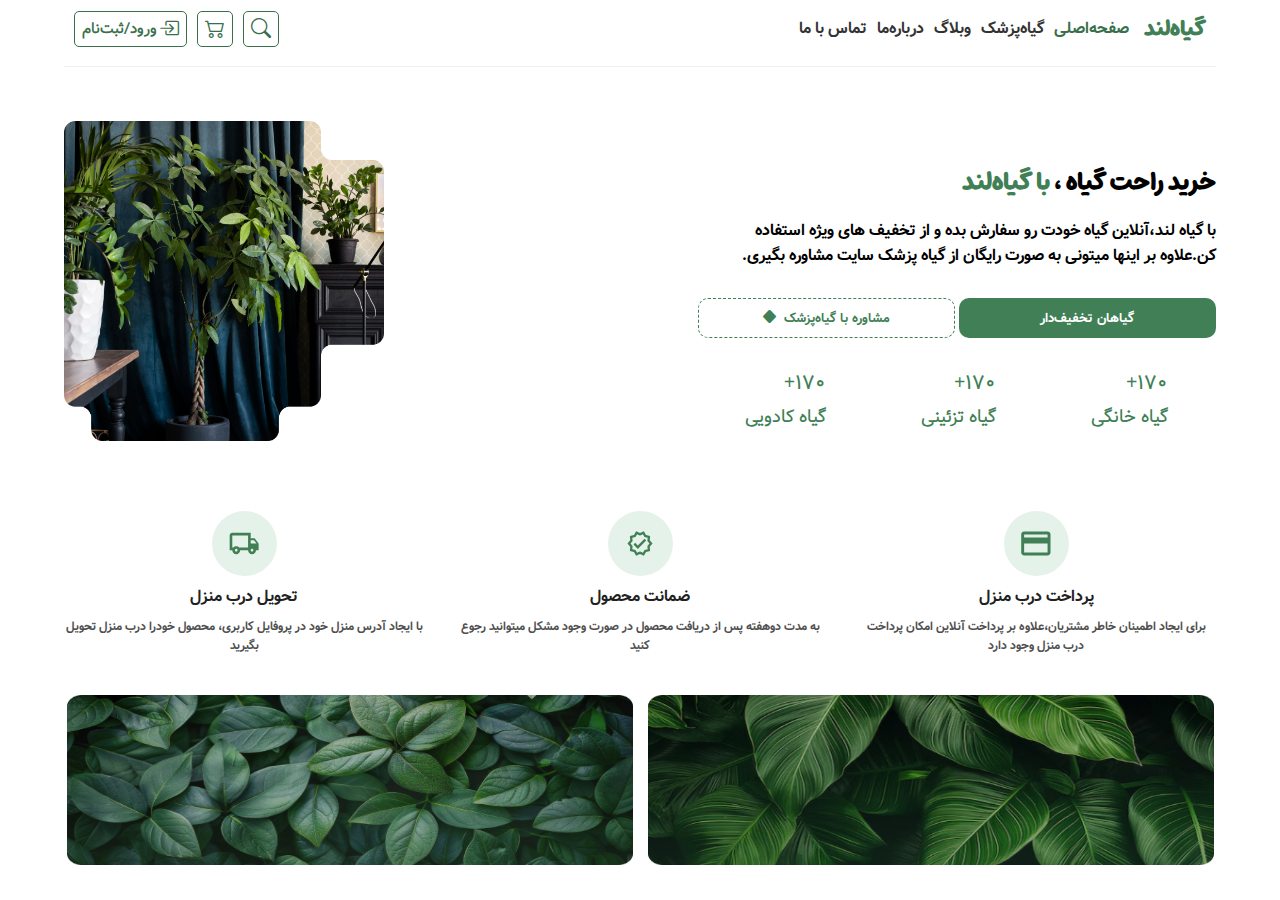
<file: index.html>
<!DOCTYPE html>
<html lang="fa" dir="rtl">
  <head>
    <meta charset="UTF-8" />
    <meta name="viewport" content="width=device-width, initial-scale=1.0" />
    <title>گیاه‌لند</title>
    <!-- css file -->
    <link rel="stylesheet" href="./style.css" />

    <!-- bootstrap icon -->
    <link
      rel="stylesheet"
      href="https://cdn.jsdelivr.net/npm/bootstrap-icons@1.11.3/font/bootstrap-icons.min.css"
    />
  </head>
  <body>
    <nav class="navbar">
      <article class="nav-right">
        <div class="nav-toggle">
          <div class="icon">
            <i class="bi bi-list"></i>
          </div>
          <h2>گیاه‌لند</h2>
        </div>

        <ul class="nav-lists">
          <li class="nav-list">
            <a href="#" class="active nav-link">صفحه‌اصلی</a>
          </li>
          <li class="nav-list"><a href="#" class="nav-link">گیاه‌پزشک</a></li>
          <li class="nav-list"><a href="#" class="nav-link">وبلاگ</a></li>
          <li class="nav-list"><a href="#" class="nav-link">درباره‌ما</a></li>
          <li class="nav-list"><a href="#" class="nav-link">تماس با ما</a></li>
        </ul>
      </article>
      <!--  -->
      <article class="nav-left">
        <button class="btn-nav seacrh-btn-nav">
          <i class="bi bi-search"></i>
        </button>
        <button class="btn-nav">
          <i class="bi bi-cart2"></i>
        </button>
        <button class="btn-nav">
          <i class="bi bi-box-arrow-in-right"></i>
          <strong> ورود/ثبت‌نام </strong>
        </button>
      </article>
      <!--  -->
      <article class="nav-search">
        <input type="search" name="search" placeholder="جستجوی‌گیاه" />
        <div class="search-input-nav">
          <i class="bi bi-search"></i>
        </div>
      </article>

      <div class="underline"></div>
    </nav>

    <main>
      <!-- header -->
      <header class="header">
        <div class="header-center">
          <article class="header-img">
            <img src="./img/header/Vector 1.png" alt="" />
          </article>
          <article class="header-info">
            <h1>خرید راحت گیاه ، <span>با گیاه‌لند</span></h1>
            <p>
              با گیاه لند،آنلاین گیاه خودت رو سفارش بده و از تخفیف های ویژه
              استفاده کن.علاوه بر اینها میتونی به صورت رایگان از گیاه پزشک سایت
              مشاوره بگیری.
            </p>
            <div class="header-btns">
              <a href="#" class="btn header-btn">گیاهان تخفیف‌دار</a>
              <a href="#" class="btn header-btn header-btn-secondary"
                >مشاوره با گیاه‌پزشک
                <span><i class="bi bi-diamond-fill"></i></span
              ></a>
            </div>
            <div class="current">
              <div class="current-text">
                <strong><span id="current1"></span>+</strong>
                <strong>گیاه خانگی</strong>
              </div>
              <div class="current-text">
                <strong><span id="current2"></span>+</strong>
                <strong>گیاه تزئینی</strong>
              </div>
              <div class="current-text">
                <strong><span id="current3"></span>+</strong>
                <strong>گیاه کادویی</strong>
              </div>
            </div>
          </article>
        </div>
      </header>
      <!-- services -->
      <section class="services">
        <div class="services-center">
          <article class="service-card">
            <div class="service-icon icon">
              <img src="./img/service/Vector3.svg" alt="" />
            </div>
            <div class="service-info">
              <strong>پرداخت درب منزل</strong>
              <p>
                برای ایجاد اطمینان خاطر مشتریان،علاوه بر پرداخت آنلاین امکان
                پرداخت درب منزل وجود دارد
              </p>
            </div>
          </article>
          <article class="service-card">
            <div class="service-icon icon">
              <img src="./img/service/Vector2.svg" alt="" />
            </div>
            <div class="service-info">
              <strong>ضمانت محصول</strong>
              <p>
                به مدت دوهفته پس از دریافت محصول در صورت وجود مشکل میتوانید رجوع
                کنید
              </p>
            </div>
          </article>
          <article class="service-card">
            <div class="service-icon icon">
              <img src="./img/service/Vector.svg" alt="" />
            </div>
            <div class="service-info">
              <strong>تحویل درب منزل</strong>
              <p>
                با ایجاد آدرس منزل خود در پروفایل کاربری، محصول خودرا درب منزل
                تحویل بگیرید
              </p>
            </div>
          </article>
        </div>
      </section>
      <!-- img -->
       <section class="images">
         <div class="image-center">
          <figure class="image-img">
            <img src="./img/image/Frame 144.png" alt="">
          </figure>
          <figure class="image-img">
            <img src="./img/image/Frame 142.png" alt="">
          </figure>
        </div>
       </section>
    </main>

    <script src="./js/script.js"></script>
  </body>
</html>
</file>
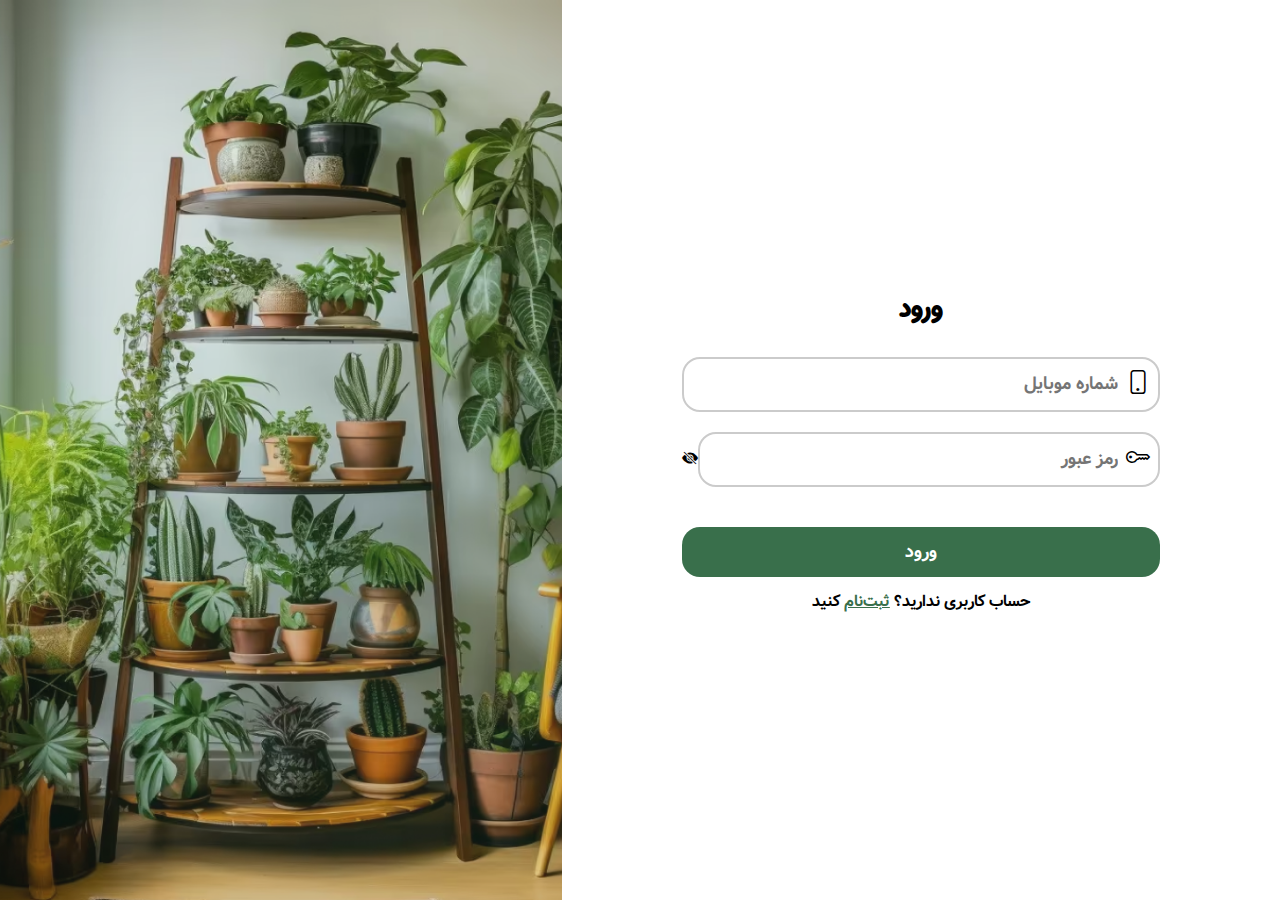
<file: login&signUp/login/index.html>
<!DOCTYPE html>
<html lang="fa" dir="rtl">
  <head>
    <meta charset="UTF-8" />
    <meta name="viewport" content="width=device-width, initial-scale=1.0" />
    <title>گیاه لند | صفحه ورود و ثبت نام</title>

    <!-- css file -->
    <link rel="stylesheet" href="./css/style.css" />

    <!-- bootstrap icon -->
    <link
      rel="stylesheet"
      href="https://cdn.jsdelivr.net/npm/bootstrap-icons@1.11.3/font/bootstrap-icons.min.css"
    />
  </head>
  <body>
    <main>
      <!-- navbar -->
      <nav class="navbar">
        <article class="nav-right">
          <div class="nav-toggle">
            <div class="icon">
              <i class="bi bi-list"></i>
            </div>
            <!-- این لینک متغیر خواهد بود -->
            <a href="/HTML/html-sandbox/project10-giahland/index.html">
              گیاه‌لند
            </a>
          </div>

          <ul class="nav-lists">
            <li class="nav-list">
              <a href="#" class="active nav-link">صفحه‌اصلی</a>
            </li>
            <li class="nav-list"><a href="#" class="nav-link">گیاه‌پزشک</a></li>
            <li class="nav-list"><a href="#" class="nav-link">وبلاگ</a></li>
            <li class="nav-list"><a href="#" class="nav-link">درباره‌ما</a></li>
            <li class="nav-list">
              <a href="#" class="nav-link">تماس با ما</a>
            </li>
          </ul>
        </article>
        <!--  -->
        <article class="nav-left">
          <a href="#" class="btn-nav">
            <i class="bi bi-cart2"></i>
          </a>
          <a href="#" class="btn-nav" id="outsideModal">
            <i class="bi bi-box-arrow-in-right"></i>
          </a>
        </article>
        <div class="modal" id="modal">
          <h3>آیا میخواهید از سایت خارج شوید؟</h3>
          <div class="modal-btn">
            <button>
              <!-- این لینک متغیر است -->
              <a href="/HTML/html-sandbox/project10-giahland/index.html">
                خارج می شوم
              </a>
            </button>
            <button id="hiddenModal">بستن</button>
          </div>
        </div>
        <!--  -->
        <article class="nav-search">
          <input type="search" name="search" placeholder="جستجوی‌گیاه" />
          <div class="search-input-nav">
            <i class="bi bi-search"></i>
          </div>
        </article>
      </nav>

      <figure class="login-img">
        <img src="./img/bacground.png" alt="" />
      </figure>

      <!-- login -->
      <div class="login">
        <div class="login-title">
          <h3>ورود</h3>
        </div>

        <form action="#" class="login-form">
          <div class="input-container">
            <div class="input-group">
              <label for="phoneNumber"><i class="bi bi-phone"></i></label>
              <input id="phoneNumber" type="text" placeholder="شماره موبایل" />
            </div>
            <p id="isInPhoneNumber">شماره تلفن اشتباه است</p>
          </div>

          <div class="input-container">
            <div class="input-group">
              <label for="password"><i class="bi bi-key"></i></label>
              <input id="password" type="password" placeholder="رمز عبور" />
              <i class="eyeInput bi bi-eye-slash-fill"></i>
            </div>
            <p id="isInPass">
              رمزعبور حداقل باید ۸ کارکتر و حداکثر۱۶ کاراکتر باشد
            </p>
          </div>

          <button id="btnSubmit" type="submit">ورود</button>
        </form>

        <p class="isInPage">
          حساب کاربری ندارید؟ <a href="../signUp/index.html">ثبت‌نام</a> کنید
        </p>
      </div>
      
      <div class="dark-main"></div>
    </main>

    <script src="./js/main.js"></script>
  </body>
</html>
</file>
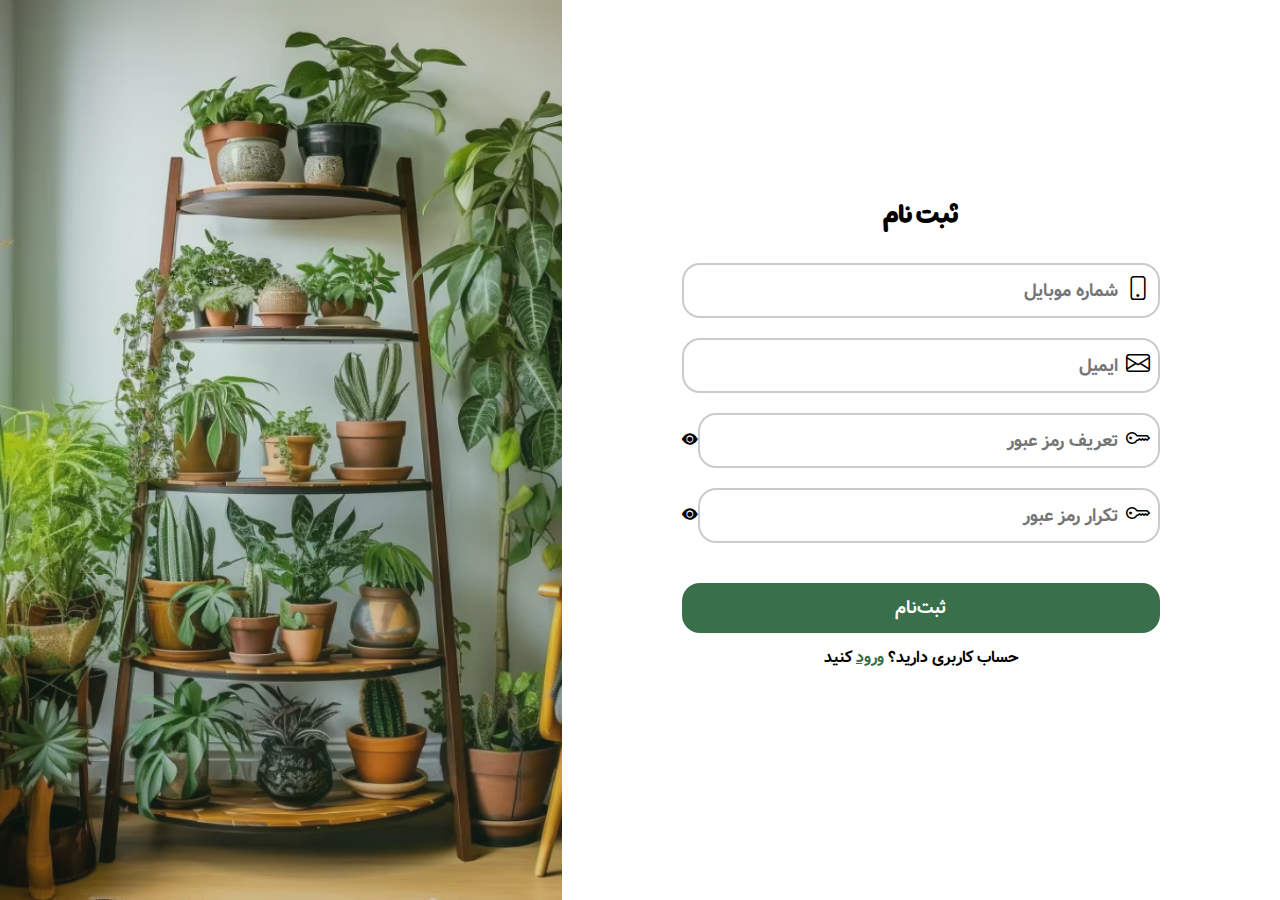
<file: login&signUp/signUp/index.html>
<!DOCTYPE html>
<html lang="fa" dir="rtl">
  <head>
    <meta charset="UTF-8" />
    <meta name="viewport" content="width=device-width, initial-scale=1.0" />
    <title>گیاه لند | صفحه ورود و ثبت نام</title>

    <!-- css file -->
    <link rel="stylesheet" href="./css/style.css" />

    <!-- bootstrap icon -->
    <link
      rel="stylesheet"
      href="https://cdn.jsdelivr.net/npm/bootstrap-icons@1.11.3/font/bootstrap-icons.min.css"
    />
  </head>
  <body>
    <main>
      <!-- navbar -->
      <nav class="navbar">
        <article class="nav-right">
          <div class="nav-toggle">
            <div class="icon">
              <i class="bi bi-list"></i>
            </div>
            <!-- این لینک متغیر خواهد بود -->
            <a href="https://ali-ghorbani-web.github.io/">
              گیاه‌لند
            </a>
          </div>

          <ul class="nav-lists">
            <li class="nav-list">
              <a href="#" class="active nav-link">صفحه‌اصلی</a>
            </li>
            <li class="nav-list"><a href="#" class="nav-link">گیاه‌پزشک</a></li>
            <li class="nav-list"><a href="#" class="nav-link">وبلاگ</a></li>
            <li class="nav-list"><a href="#" class="nav-link">درباره‌ما</a></li>
            <li class="nav-list">
              <a href="#" class="nav-link">تماس با ما</a>
            </li>
          </ul>
        </article>
        <!--  -->
        <article class="nav-left">
          <a href="#" class="btn-nav">
            <i class="bi bi-cart2"></i>
          </a>
          <a href="../login/index.html" class="btn-nav">
            <i class="bi bi-box-arrow-in-right"></i>
          </a>
        </article>
        <!--  -->
        <article class="nav-search">
          <input type="search" name="search" placeholder="جستجوی‌گیاه" />
          <div class="search-input-nav">
            <i class="bi bi-search"></i>
          </div>
        </article>
      </nav>

      <figure class="login-img">
        <img src="./img/bacground.png" alt="" />
      </figure>

      <!-- login -->
      <div class="login">
        <div class="login-title">
          <h3>ثبت نام</h3>
        </div>

        <form action="#" class="login-form">
          <div class="input-container">
            <div class="input-group">
              <label for="phoneNumber"><i class="bi bi-phone"></i></label>
              <input id="phoneNumber" type="text" placeholder="شماره موبایل" />
            </div>
            <p id="isInPhoneNumber">شماره تلفن اشتباه است</p>
          </div>

          <div class="input-container">
            <div class="input-group">
              <label for="email"><i class="bi bi-envelope"></i></label>
              <input id="email" type="email" placeholder="ایمیل" />
            </div>
          </div>

          <div class="input-container">
            <div class="input-group">
              <label for="password"><i class="bi bi-key"></i></label>
              <input
                id="password"
                type="password"
                placeholder="تعریف رمز عبور"
              />
              <i class="eyeInput bi bi-eye-fill"></i>
            </div>
            <p id="isInPass">
              رمزعبور حداقل باید ۸ کارکتر و حداکثر۱۶ کاراکتر باشد
            </p>
          </div>

          <div class="input-container">
            <div class="input-group">
              <label for="confirmPass"><i class="bi bi-key"></i></label>
              <input
                id="confirmPass"
                type="password"
                placeholder="تکرار رمز عبور"
              />
              <i class="eyeInput bi bi-eye-fill"></i>

            </div>
            <p id="isInConfirmPass">
              خطا;رمزعبور یا رمز تعریف شده برابری نمی کند
            </p>
          </div>

          <button id="btnSubmit" type="submit">ثبت‌نام</button>
        </form>

        <p class="isInPage">
          حساب کاربری دارید؟ <a href="../login/index.html">ورود</a> کنید
        </p>
      </div>
    </main>

    <script src="./js/main.js"></script>
  </body>
</html>
</file>
<file: style.css>
/* 
====================
      variable
====================
*/

:root {
  --clr-primary: #417f56;
  --clr-primary-dark: #183020;
  --clr-secondary: #396f4b;
  --clr-success: #e5f2e9;
  --clr-dark: #efefef;
  --clr-text: #212121;
  --clr-text-para: #505050;
  --clr-border-card: #d9d9d9;
  --font-primary: "mikhak";
  --font-secondary: "vazir";
  --font-secondary-md: "vazir md";
  --font-secondary-light: "vazir light";
  --font-secondary-dg: "vazir dg";
  --font-success: "azarbayjan";
}

/* 
====================
      font
====================
*/

@font-face {
  font-family: azarbayjan;
  src: url(./(Edits_Font\)\(1\).ttf);
}
@font-face {
  font-family: mikhak;
  src: url(./Mikhak-Black.ttf);
}
@font-face {
  font-family: vazir;
  src: url(./Vazir-Bold.ttf);
}
@font-face {
  font-family: vazir md;
  src: url(../font/vazir/Vazir-Medium.ttf);
}
@font-face {
  font-family: vazir light;
  src: url(./Vazir-Light.ttf);
}
@font-face {
  font-family: vazir dg;
  src: url(./Vazir-Thin-FD-WOL.ttf);
}

/* 
====================
       base
====================
*/

* {
  margin: 0;
  padding: 0;
  box-sizing: border-box;
}

body {
  width: 100%;
  font-family: var(--font-secondary);
  margin: 0 auto;
}

@media screen and (min-width: 320px) and (max-width: 767px) {
  body {
    width: 100%;
    max-width: 500px;
  }
}

@media screen and (min-width: 768px) and (max-width: 1025px) {
  body {
    width: 90%;
    max-width: 1024px;
  }
}

@media screen and (min-width: 1026px) and (max-width: 1500px) {
  body {
    width: 90%;
    max-width: 1400px;
  }
}

@media screen and (min-width: 1501px) {
  body {
    width: 90%;
    max-width: 1900px;
  }
}

@media screen and (max-width: 443px) {
  main {
    padding-inline: 15px;
  }
}

ul {
  list-style: none;
}

a {
  text-decoration: none;
}

h1 {
  font-family: var(--font-primary);
  display: inline;
  font-size: 22px;
}
@media screen and (min-width: 992px) {
  h1 {
    font-size: 25px;
  }
}
@media screen and (min-width: 1400px) {
  h1 {
    font-size: 28px;
  }
}
@media screen and (min-width: 2000px) {
  h1 {
    font-size: 48px;
  }
}

h2 {
  font-family: var(--font-primary);
  font-size: 18px;
}
@media screen and (min-width: 992px) {
  h2 {
    font-size: 22px;
  }
}
@media screen and (min-width: 1400px) {
  h2 {
    font-size: 25px;
  }
}
@media screen and (min-width: 2000px) {
  h2 {
    font-size: 45px;
  }
}

h3 {
  font-size: 20px;
  font-family: var(--font-primary);
  color: var(--clr-primary);
  margin-bottom: 15px;
}
@media screen and (min-width: 992px) {
  h3 {
    font-size: 23px;
  }
}
@media screen and (min-width: 1400px) {
  h3 {
    font-size: 28px;
    margin-bottom: 18px;
  }
}
@media screen and (min-width: 2000px) {
  h3 {
    font-size: 45px;
    margin-bottom: 25px;
  }
}



.btn {
  display: flex;
  align-items: center;
  justify-content: center;
  border-radius: 10px;
  -webkit-border-radius: 10px;
  -moz-border-radius: 10px;
  -ms-border-radius: 10px;
  -o-border-radius: 10px;
  transition: all 0.3s ease;
  -webkit-transition: all 0.3s ease;
  -moz-transition: all 0.3s ease;
  -ms-transition: all 0.3s ease;
  -o-transition: all 0.3s ease;
  background-color: var(--clr-primary);
  color: #fff;
}
.btn:hover {
  filter: brightness(0.9);
  -webkit-filter: brightness(0.9);
}

/* 
====================
       card
====================
*/

.card-center {
  margin-bottom: 20px;
}
.cards {
  display: flex;
  gap: 16px;
  align-items: center;
  overflow: auto;
}
.cards::-webkit-scrollbar {
  height: 0;
}
.card {
  margin: 0 auto;
  width: 230px;
  height: 100%;
  border: solid 1px var(--clr-border-card);
  border-radius: 12px;
  -webkit-border-radius: 12px;
  -moz-border-radius: 12px;
  -ms-border-radius: 12px;
  -o-border-radius: 12px;
  padding: 16px;
  display: flex;
  flex-direction: column;
  gap: 16px;
}
.card-img {
  width: 195px;
  height: 260px;
  margin: 0 auto;
}
.card-img img {
  width: 100%;
  height: 100%;
  object-fit: cover;
}
.card-info {
  display: flex;
  flex-direction: column;
  gap: 8px;
  width: 100%;
  color: var(--clr-text);
  font-family: var(--font-secondary-dg);
}
.card-info strong {
  display: flex;
  justify-content: space-between;
}
.card .btn {
  height: 40px;
  border-radius: 8px;
  -webkit-border-radius: 8px;
  -moz-border-radius: 8px;
  -ms-border-radius: 8px;
  -o-border-radius: 8px;
  padding: 8px;
}

@media screen and (min-width: 992px) {
  .card {
    width: 310px;
    gap: 20px;
  }
  .card-img {
    width: 175px;
    height: 200px;
  }
  .card-info {
    gap: 14px;
  }
  .card .btn {
    height: 35px;
    font-size: 14px;
  }
}
@media screen and (min-width: 1400px) {
  .card-center {
    margin-block: 40px;
  }
  .card {
    width: 310px;
    gap: 32px;
  }
  .card-img {
    width: 276px;
    height: 291px;
  }
  .card-info {
    gap: 16px;
    font-size: 20px;
  }
  .card .btn {
    height: 50px;
  }
}
@media screen and (min-width: 2000px) {
  .card-center {
    margin-block: 40px;
  }
  .card {
  width: 430px;
  gap: 46px;
  border: solid 2px var(--clr-border-card);
  padding: 20px;
  border-radius: 16px;
  -webkit-border-radius: 16px;
  -moz-border-radius: 16px;
  -ms-border-radius: 16px;
  -o-border-radius: 16px;
}
  .card-img {
    width: 391px;
    height: 406px;
  }
  .card-info {
    gap: 30px;
    font-size: 32px;
  }
  .card .btn {
    height: 70px;
    font-size: 25px;
    border-radius: 12px;
    -webkit-border-radius: 12px;
    -moz-border-radius: 12px;
    -ms-border-radius: 12px;
    -o-border-radius: 12px;
}
}
/* Exception */
@media screen and (min-width: 2500px) {
  .card {
    width: 455px;
  }
  card-img {
    width: 401px;
    height: 416px;
  }
}



/* 
====================
       nav
====================
*/

.navbar {
  position: relative;
  display: grid;
  grid-template-columns: 2fr 1fr;
  justify-content: space-between;
  align-items: center;
  width: 100%;
  padding: 5px 10px;
  gap: 10px;
  margin: 0 auto;
}

.nav-right {
  display: flex;
  align-items: center;
  gap: 15px;
}

.nav-toggle {
  display: flex;
  align-items: center;
  gap: 5px;
  color: var(--clr-primary);
}

.nav-toggle .icon {
  font-size: 18px;
  color: #121212;
  background-color: var(--clr-dark);
  padding: 0 3px;
  display: grid;
  place-items: center;
  border-radius: 5px;
  -webkit-border-radius: 5px;
  -moz-border-radius: 5px;
  -ms-border-radius: 5px;
  -o-border-radius: 5px;
}

.nav-left {
  justify-self: left;
  display: flex;
  gap: 5px;
}

.btn-nav {
  background-color: transparent;
  border: solid 1px var(--clr-secondary);
  padding: 3px;
  font-size: 18px;
  display: flex;
  align-items: center;
  justify-content: center;
  gap: 2px;
  color: var(--clr-secondary);
  border-radius: 5px;
  -webkit-border-radius: 5px;
  -moz-border-radius: 5px;
  -ms-border-radius: 5px;
  -o-border-radius: 5px;
  transition: all 0.3s linear;
  -webkit-transition: all 0.3s linear;
  -moz-transition: all 0.3s linear;
  -ms-transition: all 0.3s linear;
  -o-transition: all 0.3s linear;
}

.btn-nav:hover {
  color: #fff;
  background-color: var(--clr-secondary);
}

.btn-nav strong {
  display: none;
}

.nav-search {
  width: 100%;
  height: 35px;
  grid-column: 1 / 3;
  display: flex;
  align-items: center;
  flex-direction: row-reverse;
  gap: 5px;
  background-color: var(--clr-dark);
  border-radius: 7px;
  -webkit-border-radius: 7px;
  -moz-border-radius: 7px;
  -ms-border-radius: 7px;
  -o-border-radius: 7px;
  padding-right: 15px;
}

.nav-search input {
  width: 100%;
  height: 100%;
  font-family: var(--font-primary);
  border: none;
  background-color: var(--clr-dark);
  border-radius: 7px;
  -webkit-border-radius: 7px;
  -moz-border-radius: 7px;
  -ms-border-radius: 7px;
  -o-border-radius: 7px;
}

.nav-search input:focus {
  outline: none;
}

.underline {
  position: absolute;
  height: 1px;
  width: 100%;
  background-color: var(--clr-dark);
  right: 0px;
  bottom: -10px;
}

.nav-lists,
.seacrh-btn-nav {
  display: none;
}

@media screen and (min-width: 768px) {
  .navbar {
    width: 100%;
  }

  .btn-nav strong {
    display: block;
    font-family: var(--font-secondary-light);
    font-size: 13px;
  }
}
@media screen and (min-width: 992px) {
  .navbar {
    padding: 10px;
  }

  .nav-search,
  .nav-toggle .icon {
    display: none;
  }

  .nav-lists,
  .seacrh-btn-nav {
    display: block;
  }

  .nav-lists {
    display: flex;
    gap: 10px;
  }

  .nav-link {
    color: rgb(51, 51, 51);
    font-size: 16px;
  }

  .active {
    color: var(--clr-secondary);
  }

  .nav-link:hover {
    color: var(--clr-secondary);
  }

  .nav-left {
    gap: 10px;
  }

  .btn-nav {
    font-size: 20px;
    padding: 5px 7px;
  }

  .btn-nav strong {
    font-size: 15px;
  }
}
@media screen and (min-width: 1400px) {
  .nav-link {
    font-size: 18px;
  }

  .nav-right {
    gap: 20px;
  }

  .underline {
    background-color: #cfcfcf;
  }

  .btn-nav {
    font-size: 23px;
    padding: 8px 9px;
  }

  .btn-nav strong {
    font-size: 18px;
  }
}
@media screen and (min-width: 2000px) {
  .nav-right {
    gap: 30px;
  }

  .nav-lists {
    gap: 20px;
  }

  .nav-link {
    font-size: 30px;
  }

  .nav-left {
    gap: 15px;
  }

  .btn-nav {
    font-size: 35px;
    padding: 12px 15px;
    border-radius: 12px;
    -webkit-border-radius: 12px;
    -moz-border-radius: 12px;
    -ms-border-radius: 12px;
    -o-border-radius: 12px;
  }

  .btn-nav strong {
    font-size: 28px;
  }
}

/* 
====================
       header
====================
*/

.header {
  margin-top: 64px;
}

.header-center {
  display: flex;
  flex-direction: column;
  align-items: center;
  text-align: center;
}

.header-img {
  width: 280px;
  height: 280px;
  margin-bottom: 30px;
}

.header-img img {
  width: 100%;
  height: 100%;
  border-radius: 50%;
  -webkit-border-radius: 50%;
  -moz-border-radius: 50%;
  -ms-border-radius: 50%;
  -o-border-radius: 50%;
}

.header-info {
  display: flex;
  flex-direction: column;
  gap: 12px;
}

.header-info h1 span {
  color: var(--clr-primary);
}

.header-info p {
  font-size: 14px;
}

.header-btns {
  display: flex;
  justify-content: space-between;
  margin-block: 10px;
}

.header-btn {
  height: 40px;
  flex: 0 0 calc(50% - 2px);
  gap: 8px;
  font-size: 13px;
}

.header-btn-secondary {
  background-color: transparent;
  color: var(--clr-primary);
  border: dashed 1px var(--clr-primary);
}

.header-btn:hover {
  filter: brightness(0.9);
  -webkit-filter: brightness(0.9);
}

.current {
  display: flex;
  justify-content: space-around;
}

.current-text {
  color: var(--clr-primary);
  display: flex;
  flex-direction: column;
  gap: 4px;
  text-align: right;
  font-family: var(--font-secondary-dg);
}

.current-text strong:nth-child(1) {
  font-size: 18px;
}

@media screen and (min-width: 768px) {
  .header-center {
    flex-direction: row-reverse;
    justify-content: space-between;
    align-items: center;
  }

  .header-info {
    flex: 0 0 calc(50%);
  }
}

@media screen and (min-width: 992px) {
  .header-img {
    width: 320px;
    height: 320px;
  }

  .header-img img {
    border-radius: 0;
    -webkit-border-radius: 0;
    -moz-border-radius: 0;
    -ms-border-radius: 0;
    -o-border-radius: 0;
  }

  .header-info {
    flex: 0 0 45%;
    text-align: right;
    gap: 15px;
  }

  .header-info p {
    font-size: 16px;
  }

  .header-btns {
    margin-block: 15px;
  }

  .current-text {
    font-size: 18px;
  }

  .current-text strong:nth-child(1) {
    font-size: 20px;
  }
}

@media screen and (min-width: 1400px) {
  .header-img {
    width: 370px;
    height: 370px;
  }

  .header-info {
    flex: 0 0 40%;
  }

  .header-info p {
    font-size: 18px;
  }

  .current-text {
    font-size: 22px;
  }

  .current-text strong:nth-child(1) {
    font-size: 25px;
  }
}

@media screen and (min-width: 2000px) {
  .header-img {
    width: 620px;
    height: 620px;
  }

  .header-info {
    flex: 0 0 45%;
    gap: 20px;
  }

  .header-info p {
    font-size: 30px;
  }

  .header-btns {
    margin-block: 22px;
  }

  .header-btn {
    height: 70px;
    font-size: 25px;
    border-radius: 12px;
    -webkit-border-radius: 12px;
    -moz-border-radius: 12px;
    -ms-border-radius: 12px;
    -o-border-radius: 12px;
  }

  .current-text {
    font-size: 35px;
  }

  .current-text strong:nth-child(1) {
    font-size: 40px;
  }
}

/* 
====================
       service
====================
*/

.services {
  margin-block: 40px;
}
.services-center {
  display: flex;
  flex-direction: column;
  align-items: center;
  gap: 24px;
}
.service-card {
  display: flex;
  flex-direction: column;
  align-items: center;
  width: 328px;
  gap: 4px;
}
.service-icon {
  width: 65px;
  height: 65px;
  gap: 10px;
  opacity: 0px;
  background-color: var(--clr-success);
  display: grid;
  place-items: center;
  border-radius: 50%;
  -webkit-border-radius: 50%;
  -moz-border-radius: 50%;
  -ms-border-radius: 50%;
  -o-border-radius: 50%;
}
.service-icon img {
  width: 35px;
  height: 35px;
  padding: 5.33px 2.67px 5.33px 2.67px;
  gap: 0px;
  opacity: 0px;
}

.service-info {
  text-align: center;
  display: flex;
  flex-direction: column;
  gap: 4px;
}
.service-info strong {
  font-size: 16px;
  color: var(--clr-text);
}
.service-info p {
  font-size: 12px;
  color: var(--clr-text-para);
}

@media screen and (min-width: 768px) {
  .services-center {
    flex-direction: row;
    flex-wrap: wrap;
    justify-content: space-between;
    gap: 20px;
  }
  .service-card {
    max-width: 360px;
    gap: 8px;
    flex: 0 0 calc(50% - 20px);
  }
}

@media screen and (min-width: 992px) {
  .services-center {
    flex-wrap: nowrap;
  }
  .service-card {
    flex: 0 0 calc(33.33% - 20px);
  }
  .service-info {
    gap: 8px;
  }
}
@media screen and (min-width: 1400px) {
  .service-icon {
    width: 80px;
    height: 80px;
  } 
  .service-icon img {
    width: 40px;
    height: 40px;
  }
  .service-info strong {
    font-size: 18px;
  }
  .service-info p {
    font-size: 14px;
  }
}

@media screen and (min-width: 2000px) {
  .service-card {
    max-width: 600px;
    gap: 12px;
  }
  .service-icon {
    width: 120px;
    height: 120px;
  } 
  .service-icon img {
    width: 60px;
    height: 60px;
  }
  .service-info {
    gap: 12px;
  }
  .service-info strong {
    font-size: 28px;
  }
  .service-info p {
    font-size: 24px;
  }
}

/* 
====================
       img
====================
*/
.images {
  margin-block: 20px;
}
.image-center {
  display: flex;
  flex-direction: column;
  gap: 0px;
  align-items: center;
}
.image-img {
  position: relative;
  min-width: 310px;
  flex: 0 0;
  height: 120px;
}
.image-img img {
  width: 100%;
  height: 100%;
}

@media screen and (min-width: 768px) {
  .image-center {
    display: flex;
    flex-direction: row;
    gap: 5px;
  }
  .image-img {
    flex: 0 0 calc(50% - 5px);
    height: 130px;
    margin: 0 auto;
  }
}
@media screen and (min-width: 992px) {
  .image-center {
    gap: 10px;
  }
  .image-img {
    height: 170px;
    flex: 0 0 calc(50% - 10px);
  }
}
@media screen and (min-width: 1400px) {
  .images {
    margin-block: 15px;
  }
  .image-img {
    height: 240px;
  }
}
@media screen and (min-width: 2000px) {
  .images {
    margin-block: 70px;
  }
  .image-img {
    height: 350px;
  }
}

/* 
====================
       card1
====================
*/
</file>
<file: login&signUp/login/css/style.css>
/* 
====================
      variable
====================
*/

:root {
  --clr-primary: #417f56;
  --clr-primary-dark: #183020;
  --clr-secondary: #396f4b;
  --clr-success: #e5f2e9;
  --clr-dark: #efefef;
  --clr-text: #212121;
  --clr-text-para: #505050;
  --clr-border-card: #d9d9d9;
  --font-primary: "mikhak";
  --font-secondary: "vazir";
  --font-secondary-md: "vazir md";
  --font-secondary-light: "vazir light";
  --font-secondary-dg: "vazir dg";
}

/* 
  ====================
        font
  ====================
  */

@font-face {
  font-family: mikhak;
  src: url(../font/mikhak/Mikhak-Black.ttf);
}
@font-face {
  font-family: vazir;
  src: url(../font/vazir/Vazir-Bold.ttf);
}
@font-face {
  font-family: vazir md;
  src: url(../font/vazir/Vazir-Medium.ttf);
}
@font-face {
  font-family: vazir light;
  src: url(../font/vazir/Vazir-Light.ttf);
}
@font-face {
  font-family: vazir dg;
  src: url(../font/vazir/Farsi-Digits-Without-Latin/Vazir-Thin-FD-WOL.ttf);
}

/* 
  ====================
         base
  ====================
  */

* {
  margin: 0;
  padding: 0;
  box-sizing: border-box;
}

body {
  width: 100%;
  font-family: var(--font-secondary);
  margin: 0 auto;
  position: relative;
}

main {
  width: 100%;
  height: 100vh;
  background: linear-gradient(rgba(0, 0, 0, 0.3), rgba(0, 0, 0, 0.3)),
    url(../img/bacground.png) no-repeat center / cover fixed;
}

a {
  text-decoration: none;
}

/* 
====================
       nav
====================
*/

.navbar {
  position: fixed;
  display: grid;
  grid-template-columns: 2fr 1fr;
  justify-content: space-between;
  align-items: center;
  width: 100%;
  padding: 15px 10px;
  gap: 10px;
  margin: 0 auto;
  background-color: #fff;
  border-bottom-right-radius: 15px;
  border-bottom-left-radius: 15px;
}

.nav-right {
  display: flex;
  align-items: center;
  gap: 15px;
}

.nav-toggle {
  display: flex;
  align-items: center;
  gap: 5px;
  color: var(--clr-primary);
}

.nav-toggle .icon {
  font-size: 18px;
  color: #121212;
  background-color: var(--clr-dark);
  padding: 0 3px;
  display: grid;
  place-items: center;
  border-radius: 5px;
  -webkit-border-radius: 5px;
  -moz-border-radius: 5px;
  -ms-border-radius: 5px;
  -o-border-radius: 5px;
}

.nav-toggle a {
  font-family: var(--font-primary);
  font-size: 20px;
  color: var(--clr-primary);
}

.nav-left {
  justify-self: left;
  display: flex;
  gap: 5px;
}

.btn-nav {
  background-color: transparent;
  border: solid 1px var(--clr-secondary);
  padding: 1px 4px;
  font-size: 18px;
  display: flex;
  align-items: center;
  justify-content: center;
  gap: 2px;
  color: var(--clr-secondary);
  border-radius: 5px;
  -webkit-border-radius: 5px;
  -moz-border-radius: 5px;
  -ms-border-radius: 5px;
  -o-border-radius: 5px;
  transition: all 0.3s linear;
  -webkit-transition: all 0.3s linear;
  -moz-transition: all 0.3s linear;
  -ms-transition: all 0.3s linear;
  -o-transition: all 0.3s linear;
}

.btn-nav:hover {
  color: #fff;
  background-color: var(--clr-secondary);
}

.btn-nav strong {
  display: none;
}

.modal {
  position: absolute;
  top: 10px;
  right: 50%;
  background-color: #fff;
  padding: 12px 18px;
  width: 70%;
  border-radius: 8px;
  -webkit-border-radius: 8px;
  -moz-border-radius: 8px;
  -ms-border-radius: 8px;
  -o-border-radius: 8px;
  display: flex;
  flex-direction: column;
  align-items: flex-start;
  gap: 40px;
  box-shadow: 0px -3px 15px #c9c9c9;
  transform: translate(50%, -200px);
  -webkit-transform: translate(50%, -200px);
  -moz-transform: translate(50%, -200px);
  -ms-transform: translate(50%, -200px);
  -o-transform: translate(50%, -200px);
  transition: all 0.3s ease-in-out;
  -webkit-transition: all 0.3s ease-in-out;
  -moz-transition: all 0.3s ease-in-out;
  -ms-transition: all 0.3s ease-in-out;
  -o-transition: all 0.3s ease-in-out;
}
.modal h3 {
  font-size: 15px
}
.modal .modal-btn {
  align-self: flex-end;
  display: flex;
  align-items: center;
  gap: 12px;
}
.modal .modal-btn button {
  background-color: var(--clr-primary);
  font-family: var(--font-secondary);
  font-size: 14px;
  padding: 4px 15px;
  border-radius: 5px;
  border: none;
  -webkit-border-radius: 5px;
  -moz-border-radius: 5px;
  -ms-border-radius: 5px;
  -o-border-radius: 5px;
}
.modal .modal-btn button a{
  color: #fff;
}
.modal .modal-btn button:nth-last-child(1) {
  background-color: var(--clr-dark);
  color: #000;
}
.show-modal {
  transform: translate(50%, 0);
  -webkit-transform: translate(50%, 0);
  -moz-transform: translate(50%, 0);
  -ms-transform: translate(50%, 0);
  -o-transform: translate(50%, 0);
}

.nav-search {
  width: 100%;
  height: 35px;
  grid-column: 1 / 3;
  display: flex;
  align-items: center;
  flex-direction: row-reverse;
  gap: 5px;
  background-color: var(--clr-dark);
  border-radius: 7px;
  -webkit-border-radius: 7px;
  -moz-border-radius: 7px;
  -ms-border-radius: 7px;
  -o-border-radius: 7px;
  padding-right: 15px;
}

.nav-search input {
  width: 100%;
  height: 100%;
  font-family: var(--font-primary);
  border: none;
  background-color: var(--clr-dark);
  border-radius: 7px;
  -webkit-border-radius: 7px;
  -moz-border-radius: 7px;
  -ms-border-radius: 7px;
  -o-border-radius: 7px;
}

.nav-search input:focus {
  outline: none;
}

.nav-lists,
.seacrh-btn-nav {
  display: none;
}

@media screen and (min-width: 768px) {
  .navbar {
    display: none;
  }
}

/* 
========================
        login
========================
*/

.login {
  position: absolute;
  bottom: 0;
  background-color: #fff;
  display: flex;
  flex-direction: column;
  align-items: center;
  gap: 12px;
  width: 100%;
  border-top-left-radius: 20px;
  border-top-right-radius: 20px;
  padding: 13px 18px;
}
.login-title {
  font-family: var(--font-primary);
  margin-bottom: 15px;
}
.login-form {
  display: flex;
  flex-direction: column;
  gap: 16px;
  width: 300px;
}
.input-container {
  display: flex;
  flex-direction: column;
  align-items: flex-start;
  gap: 2px;
}
.input-group {
  display: flex;
  align-items: center;
  width: 100%;
  height: 40px;
  position: relative;
}
.input-group label {
  position: absolute;
  right: 10px;
  font-size: 20px;
}
.input-group input {
  width: 100%;
  height: 100%;
  border-radius: 12px;
  -webkit-border-radius: 12px;
  -moz-border-radius: 12px;
  -ms-border-radius: 12px;
  -o-border-radius: 12px;
  border: 1px solid #cbcbcb;
  font-family: var(--font-secondary);
  padding-right: 40px;
}
.login-form button {
  width: 100%;
  height: 40px;
  border-radius: 12px;
  -webkit-border-radius: 12px;
  -moz-border-radius: 12px;
  -ms-border-radius: 12px;
  -o-border-radius: 12px;
  padding: 8px;
  border: none;
  color: #fff;
  font-family: var(--font-secondary);
  background-color: var(--clr-secondary);
  margin-top: 15px;
}
.login p a {
  color: var(--clr-secondary);
  text-decoration: underline;
}
.isInPage {
  font-size: 13px;
}
.input-container p {
  font-size: 12px;
  color: #ff0000;
  margin-inline-start: 7px;
  display: none;
}
.login-img {
  display: none;
}

@media screen and (min-width: 768px) {
  main {
    background: #fff;
    display: flex;
    flex-direction: row-reverse;
    align-items: center;
    height: 100vh;
  }
  .login {
    position: inherit;
  }

  .login-img {
    display: block;
    flex: 1 1 calc(80%);
    height: 100%;
  }
  .login-img img {
    display: block;
    width: 100%;
    height: 100%;
    object-fit: cover;
  }
}
@media screen and (min-width: 992px) {
  .login-title {
    font-size: 22px;
    gap: 15px;
  }
  .login-form {
    width: 70%;
    gap: 20px;
  }
  .input-group {
    height: 55px;
  }
  .input-group label {
    font-size: 24px;
  }
  .input-group input {
    border-radius: 18px;
    -webkit-border-radius: 18px;
    -moz-border-radius: 18px;
    -ms-border-radius: 18px;
    -o-border-radius: 18px;
    font-size: 18px;
    border: 2px solid #cbcbcb;
  }
  .login-form button {
    height: 50px;
    border-radius: 18px;
    -webkit-border-radius: 18px;
    -moz-border-radius: 18px;
    -ms-border-radius: 18px;
    -o-border-radius: 18px;
    margin-top: 20px;
    font-size: 18px;
  }
  .input-container p {
    font-size: 12px;
  }
  .isInPage {
    font-size: 16px;
  }
}
@media screen and (min-width: 1400px) {
  .login-title {
    font-size: 25px;
  }
  .login-form {
    width: 60%;
    gap: 25px;
  }
  .input-container {
    gap: 4px;
  }
  .input-group {
    height: 60px;
  }
  .input-group label {
    font-size: 28px;
  }
  .input-group input {
    border-radius: 20px;
    -webkit-border-radius: 20px;
    -moz-border-radius: 20px;
    -ms-border-radius: 20px;
    -o-border-radius: 20px;
    font-size: 20px;
    border: 2px solid #cbcbcb;
    padding-right: 50px;
  }
  .login-form button {
    height: 55px;
    border-radius: 20px;
    -webkit-border-radius: 20px;
    -moz-border-radius: 20px;
    -ms-border-radius: 20px;
    -o-border-radius: 20px;
    margin-top: 20px;
    font-size: 20px;
  }
  .input-container p {
    font-size: 16px;
    margin-right: 10px;
  }
  .isInPage {
    font-size: 18px;
  }
  .login-img {
    flex: 1 1 calc(70%);
  }
}
@media screen and (min-width: 2000px) {
  .login {
    gap: 25px;
  }
  .login-title {
    font-size: 40px;
  }
  .login-form {
    width: 60%;
    gap: 40px;
  }
  .input-container {
    gap: 6px;
  }
  .input-group {
    height: 100px;
  }
  .input-group label {
    font-size: 46px;
    right: 20px;
  }
  .input-group input {
    border-radius: 32px;
    -webkit-border-radius: 32px;
    -moz-border-radius: 32px;
    -ms-border-radius: 32px;
    -o-border-radius: 32px;
    font-size: 35px;
    border: 2px solid #cbcbcb;
    padding-right: 80px;
  }
  .login-form button {
    height: 95px;
    border-radius: 32px;
    -webkit-border-radius: 32px;
    -moz-border-radius: 32px;
    -ms-border-radius: 32px;
    -o-border-radius: 32px;
    margin-top: 30px;
    font-size: 35px;
  }
  .input-container p {
    font-size: 28px;
    margin-right: 15px;
  }
  .isInPage {
    font-size: 32px;
  }
}
</file>
<file: login&signUp/signUp/css/style.css>
/* 
====================
      variable
====================
*/

:root {
  --clr-primary: #417f56;
  --clr-primary-dark: #183020;
  --clr-secondary: #396f4b;
  --clr-success: #e5f2e9;
  --clr-dark: #efefef;
  --clr-text: #212121;
  --clr-text-para: #505050;
  --clr-border-card: #d9d9d9;
  --font-primary: "mikhak";
  --font-secondary: "vazir";
  --font-secondary-md: "vazir md";
  --font-secondary-light: "vazir light";
  --font-secondary-dg: "vazir dg";
}

/* 
  ====================
        font
  ====================
  */

@font-face {
  font-family: mikhak;
  src: url(../font/mikhak/Mikhak-Black.ttf);
}
@font-face {
  font-family: vazir;
  src: url(../font/vazir/Vazir-Bold.ttf);
}
@font-face {
  font-family: vazir md;
  src: url(../font/vazir/Vazir-Medium.ttf);
}
@font-face {
  font-family: vazir light;
  src: url(../font/vazir/Vazir-Light.ttf);
}
@font-face {
  font-family: vazir dg;
  src: url(../font/vazir/Farsi-Digits-Without-Latin/Vazir-Thin-FD-WOL.ttf);
}

/* 
  ====================
         base
  ====================
  */

* {
  margin: 0;
  padding: 0;
  box-sizing: border-box;
}

body {
  width: 100%;
  font-family: var(--font-secondary);
  margin: 0 auto;
  position: relative;
}

main {
  width: 100%;
  height: 100vh;
  background: linear-gradient(rgba(0, 0, 0, 0.3), rgba(0, 0, 0, 0.3)),
    url(../img/bacground.png) no-repeat center / cover fixed;
}

a {
  text-decoration: none;
}

/* 
====================
       nav
====================
*/

.navbar {
  position: fixed;
  display: grid;
  grid-template-columns: 2fr 1fr;
  justify-content: space-between;
  align-items: center;
  width: 100%;
  padding: 15px 10px;
  gap: 10px;
  margin: 0 auto;
  background-color: #fff;
  border-bottom-right-radius: 15px;
  border-bottom-left-radius: 15px;
}

.nav-right {
  display: flex;
  align-items: center;
  gap: 15px;
}

.nav-toggle {
  display: flex;
  align-items: center;
  gap: 5px;
}

.nav-toggle .icon {
  font-size: 18px;
  color: #121212;
  background-color: var(--clr-dark);
  padding: 0 3px;
  display: grid;
  place-items: center;
  border-radius: 5px;
  -webkit-border-radius: 5px;
  -moz-border-radius: 5px;
  -ms-border-radius: 5px;
  -o-border-radius: 5px;
}

.nav-toggle a {
  font-family: var(--font-primary);
  font-size: 20px;
  color: var(--clr-primary);
}

.nav-left {
  justify-self: left;
  display: flex;
  gap: 5px;
}

.btn-nav {
  background-color: transparent;
  border: solid 1px var(--clr-secondary);
  padding: 1px 4px;
  font-size: 18px;
  display: flex;
  align-items: center;
  justify-content: center;
  gap: 2px;
  color: var(--clr-secondary);
  border-radius: 5px;
  -webkit-border-radius: 5px;
  -moz-border-radius: 5px;
  -ms-border-radius: 5px;
  -o-border-radius: 5px;
  transition: all 0.3s linear;
  -webkit-transition: all 0.3s linear;
  -moz-transition: all 0.3s linear;
  -ms-transition: all 0.3s linear;
  -o-transition: all 0.3s linear;
}

.btn-nav:hover {
  color: #fff;
  background-color: var(--clr-secondary);
}

.btn-nav strong {
  display: none;
}

.nav-search {
  width: 100%;
  height: 35px;
  grid-column: 1 / 3;
  display: flex;
  align-items: center;
  flex-direction: row-reverse;
  gap: 5px;
  background-color: var(--clr-dark);
  border-radius: 7px;
  -webkit-border-radius: 7px;
  -moz-border-radius: 7px;
  -ms-border-radius: 7px;
  -o-border-radius: 7px;
  padding-right: 15px;
}

.nav-search input {
  width: 100%;
  height: 100%;
  font-family: var(--font-primary);
  border: none;
  background-color: var(--clr-dark);
  border-radius: 7px;
  -webkit-border-radius: 7px;
  -moz-border-radius: 7px;
  -ms-border-radius: 7px;
  -o-border-radius: 7px;
}

.nav-search input:focus {
  outline: none;
}

.nav-lists,
.seacrh-btn-nav {
  display: none;
}

@media screen and (min-width: 768px) {
  .navbar {
    display: none;
  }
}

/* 
========================
        login
========================
*/

.login {
  position: absolute;
  bottom: 0;
  background-color: #fff;
  display: flex;
  flex-direction: column;
  align-items: center;
  gap: 12px;
  width: 100%;
  border-top-left-radius: 20px;
  border-top-right-radius: 20px;
  padding: 13px 18px;
  padding-bottom: 50px;
}
.login-title {
  font-family: var(--font-primary);
  margin-bottom: 15px;
}
.login-form {
  display: flex;
  flex-direction: column;
  gap: 16px;
  width: 300px;
}
.input-container {
  display: flex;
  flex-direction: column;
  align-items: flex-start;
  gap: 2px;
}
.input-group {
  display: flex;
  align-items: center;
  width: 100%;
  height: 40px;
  position: relative;
}
.input-group label {
  position: absolute;
  right: 10px;
  font-size: 20px;
}
.input-group input {
  width: 100%;
  height: 100%;
  border-radius: 12px;
  -webkit-border-radius: 12px;
  -moz-border-radius: 12px;
  -ms-border-radius: 12px;
  -o-border-radius: 12px;
  border: 1px solid #cbcbcb;
  font-family: var(--font-secondary);
  padding-right: 40px;
}
.login-form button {
  width: 100%;
  height: 40px;
  border-radius: 12px;
  -webkit-border-radius: 12px;
  -moz-border-radius: 12px;
  -ms-border-radius: 12px;
  -o-border-radius: 12px;
  padding: 8px;
  border: none;
  color: #fff;
  font-family: var(--font-secondary);
  background-color: var(--clr-secondary);
  margin-top: 15px;
}
.login p a {
  color: var(--clr-secondary);
  text-decoration: underline;
}
.isInPage {
  font-size: 13px;
}
.input-container p {
  font-size: 12px;
  color: #ff0000;
  margin-inline-start: 7px;
  display: none;
}
.login-img {
  display: none;
}

@media screen and (min-width: 768px) {
  main {
    background: #fff;
    display: flex;
    flex-direction: row-reverse;
    align-items: center;
    height: 100vh;
  }
  .login {
    position: inherit;
  }

  .login-img {
    display: block;
    flex: 1 1 calc(80%);
    height: 100%;
  }
  .login-img img {
    display: block;
    width: 100%;
    height: 100%;
    object-fit: cover;
  }
}
@media screen and (min-width: 992px) {
  .login-title {
    font-size: 22px;
    gap: 15px;
  }
  .login-form {
    width: 70%;
    gap: 20px;
  }
  .input-group {
    height: 55px;
  }
  .input-group label {
    font-size: 24px;
  }
  .input-group input {
    border-radius: 18px;
    -webkit-border-radius: 18px;
    -moz-border-radius: 18px;
    -ms-border-radius: 18px;
    -o-border-radius: 18px;
    font-size: 18px;
    border: 2px solid #cbcbcb;
  }
  .login-form button {
    height: 50px;
    border-radius: 18px;
    -webkit-border-radius: 18px;
    -moz-border-radius: 18px;
    -ms-border-radius: 18px;
    -o-border-radius: 18px;
    margin-top: 20px;
    font-size: 18px;
  }
  .input-container p {
    font-size: 12px;
  }
  .isInPage {
    font-size: 16px;
  }
}
@media screen and (min-width: 1400px) {
  .login-title {
    font-size: 25px;
  }
  .login-form {
    width: 60%;
    gap: 25px;
  }
  .input-container {
    gap: 4px;
  }
  .input-group {
    height: 60px;
  }
  .input-group label {
    font-size: 28px;
  }
  .input-group input {
    border-radius: 20px;
    -webkit-border-radius: 20px;
    -moz-border-radius: 20px;
    -ms-border-radius: 20px;
    -o-border-radius: 20px;
    font-size: 20px;
    border: 2px solid #cbcbcb;
    padding-right: 50px;
  }
  .login-form button {
    height: 55px;
    border-radius: 20px;
    -webkit-border-radius: 20px;
    -moz-border-radius: 20px;
    -ms-border-radius: 20px;
    -o-border-radius: 20px;
    margin-top: 20px;
    font-size: 20px;
  }
  .input-container p {
    font-size: 16px;
    margin-right: 10px;
  }
  .isInPage {
    font-size: 18px;
  }
  .login-img {
    flex: 1 1 calc(70%);
  }
}
@media screen and (min-width: 2000px) {
  .login {
    gap: 25px;
  }
  .login-title {
    font-size: 40px;
  }
  .login-form {
    width: 60%;
    gap: 40px;
  }
  .input-container {
    gap: 6px;
  }
  .input-group {
    height: 100px;
  }
  .input-group label {
    font-size: 46px;
    right: 20px;
  }
  .input-group input {
    border-radius: 32px;
    -webkit-border-radius: 32px;
    -moz-border-radius: 32px;
    -ms-border-radius: 32px;
    -o-border-radius: 32px;
    font-size: 35px;
    border: 2px solid #cbcbcb;
    padding-right: 80px;
  }
  .login-form button {
    height: 95px;
    border-radius: 32px;
    -webkit-border-radius: 32px;
    -moz-border-radius: 32px;
    -ms-border-radius: 32px;
    -o-border-radius: 32px;
    margin-top: 30px;
    font-size: 35px;
  }
  .input-container p {
    font-size: 28px;
    margin-right: 15px;
  }
  .isInPage {
    font-size: 32px;
  }
}
</file>
